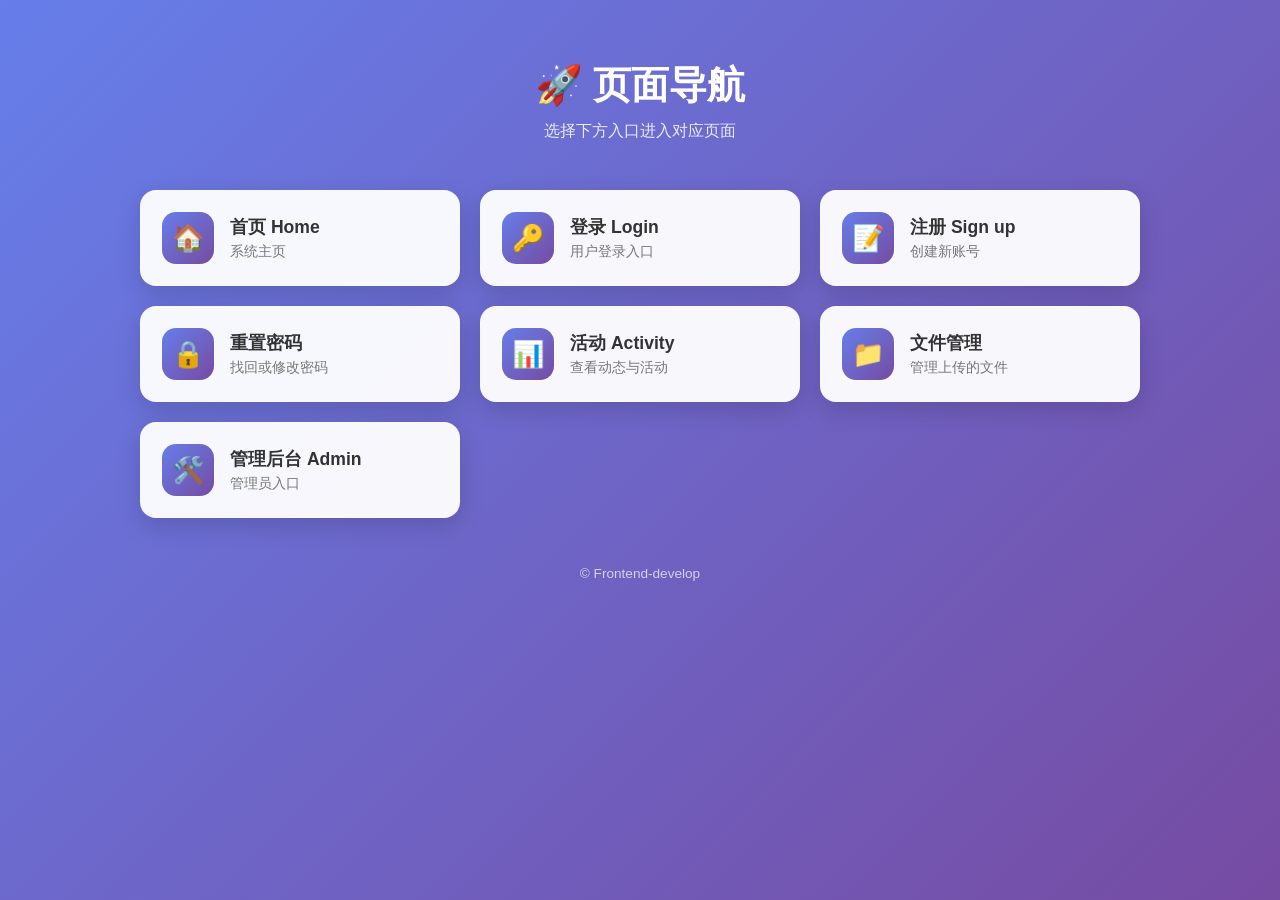
<file: index.html>
<!DOCTYPE html>
<html lang="zh-CN">
<head>
    <meta charset="UTF-8">
    <meta name="viewport" content="width=device-width, initial-scale=1.0">
    <title>Frontend Develop - 页面导航</title>
    <style>
        * { box-sizing: border-box; margin: 0; padding: 0; }
        body {
            min-height: 100vh;
            font-family: -apple-system, "Segoe UI", "PingFang SC", "Microsoft YaHei", sans-serif;
            background: linear-gradient(135deg, #667eea 0%, #764ba2 100%);
            color: #333;
            padding: 60px 20px;
        }
        header { text-align: center; color: #fff; margin-bottom: 48px; }
        header h1 { font-size: 2.4rem; margin-bottom: 10px; }
        header p { opacity: .85; }
        .grid {
            max-width: 1000px;
            margin: 0 auto;
            display: grid;
            grid-template-columns: repeat(auto-fill, minmax(280px, 1fr));
            gap: 20px;
        }
        .card {
            display: flex;
            align-items: center;
            gap: 16px;
            padding: 22px;
            background: rgba(255, 255, 255, .95);
            border-radius: 16px;
            text-decoration: none;
            color: inherit;
            box-shadow: 0 8px 24px rgba(0, 0, 0, .15);
            transition: transform .2s, box-shadow .2s;
        }
        .card:hover { transform: translateY(-6px); box-shadow: 0 14px 32px rgba(0, 0, 0, .25); }
        .icon {
            flex: none;
            width: 52px; height: 52px;
            display: grid; place-items: center;
            font-size: 26px;
            border-radius: 14px;
            background: linear-gradient(135deg, #667eea, #764ba2);
        }
        .card h2 { font-size: 1.1rem; margin-bottom: 4px; }
        .card p { font-size: .85rem; color: #777; }
        footer { text-align: center; margin-top: 48px; color: rgba(255,255,255,.7); font-size: .85rem; }
    </style>
</head>
<body>
    <header>
        <h1>🚀 页面导航</h1>
        <p>选择下方入口进入对应页面</p>
    </header>

    <main class="grid">
        <a class="card" href="pages/home.html">
            <div class="icon">🏠</div>
            <div><h2>首页 Home</h2><p>系统主页</p></div>
        </a>
        <a class="card" href="pages/login.html">
            <div class="icon">🔑</div>
            <div><h2>登录 Login</h2><p>用户登录入口</p></div>
        </a>
        <a class="card" href="pages/signup.html">
            <div class="icon">📝</div>
            <div><h2>注册 Sign up</h2><p>创建新账号</p></div>
        </a>
        <a class="card" href="pages/reset-password.html">
            <div class="icon">🔒</div>
            <div><h2>重置密码</h2><p>找回或修改密码</p></div>
        </a>
        <a class="card" href="pages/activity.html">
            <div class="icon">📊</div>
            <div><h2>活动 Activity</h2><p>查看动态与活动</p></div>
        </a>
        <a class="card" href="pages/file-manager.html">
            <div class="icon">📁</div>
            <div><h2>文件管理</h2><p>管理上传的文件</p></div>
        </a>
        <a class="card" href="pages/admin.html">
            <div class="icon">🛠️</div>
            <div><h2>管理后台 Admin</h2><p>管理员入口</p></div>
        </a>
    </main>

    <footer>© Frontend-develop</footer>
</body>
</html>
</file>
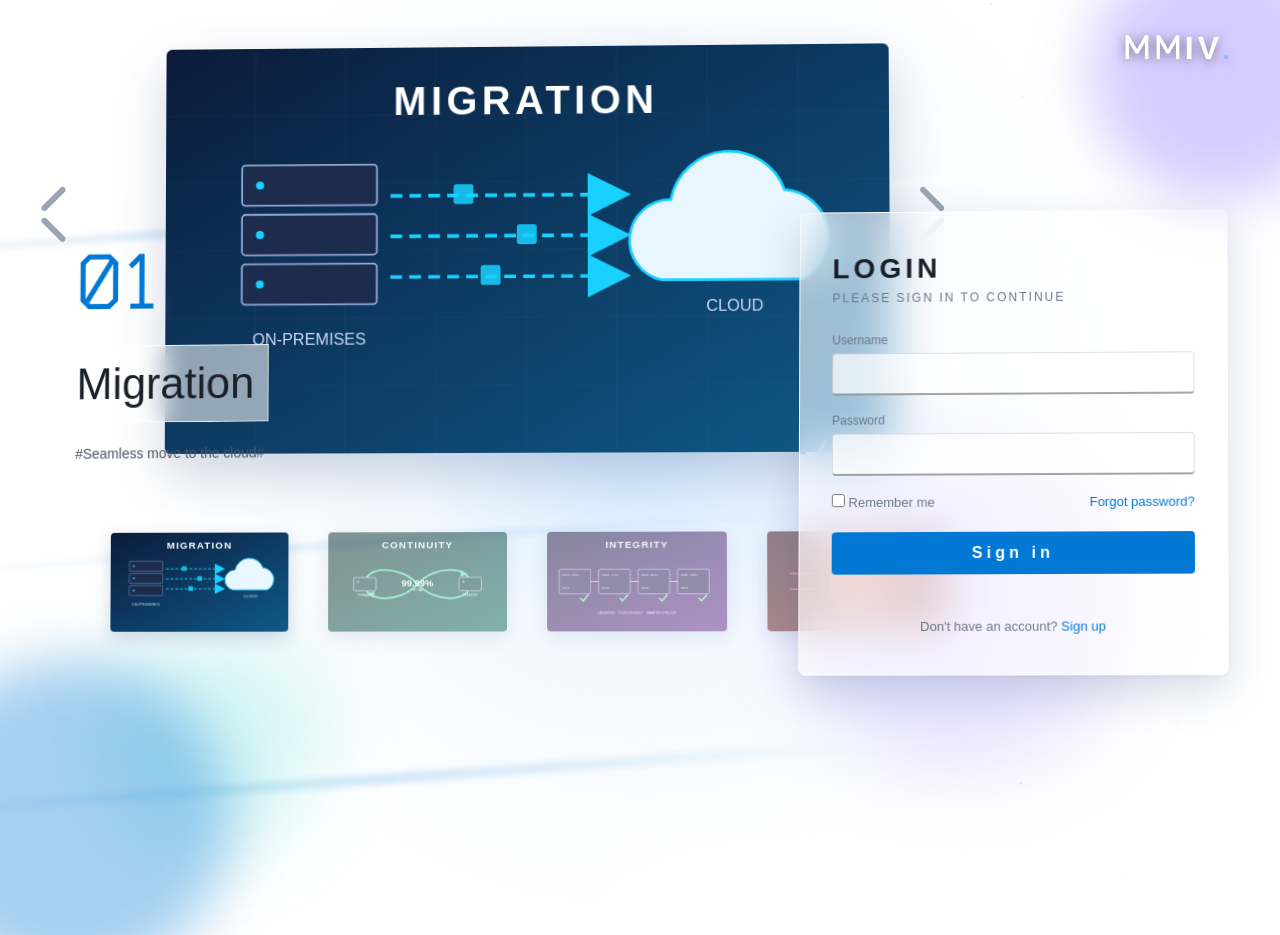
<file: pages/login.html>
<!doctype html>
<html lang="en">
  <head>
    <meta charset="UTF-8" />
    <meta http-equiv="X-UA-Compatible" content="IE=edge" />
    <meta name="viewport" content="width=device-width, initial-scale=1.0" />
    <link rel="stylesheet" href="../css/style.css" />
    <title>Login</title>
    <link rel="stylesheet" href="../css/login.css" />
  </head>
  <body class="auth-page login-page">
    <div class="mmiv-header">MMIV<span>.</span></div>
    <div id="particles-js"></div>
    <div class="fx fx-glow"></div>
    <div class="fx fx-beam" style="top: 22%; transform: rotate(-4deg)"></div>
    <div
      class="fx fx-beam"
      style="top: 58%; height: 3px; opacity: 0.7; transform: rotate(-4deg)"
    ></div>
    <div
      class="fx fx-beam"
      style="top: 84%; height: 10px; opacity: 0.5; transform: rotate(-4deg)"
    ></div>
    <div
      class="fx fx-bokeh"
      style="left: 38%; top: 12%; width: 260px; height: 260px; background: rgba(0, 120, 212, 0.22)"
    ></div>
    <div
      class="fx fx-bokeh"
      style="left: 62%; top: 48%; width: 340px; height: 340px; background: rgba(120, 90, 255, 0.16)"
    ></div>
    <div
      class="fx fx-bokeh"
      style="left: 8%; top: 70%; width: 220px; height: 220px; background: rgba(0, 200, 200, 0.16)"
    ></div>
    <div
      class="fx fx-fore"
      style="
        left: -90px;
        bottom: -80px;
        width: 320px;
        height: 320px;
        background: rgba(0, 120, 212, 0.35);
      "
    ></div>
    <div
      class="fx fx-fore"
      style="
        right: -70px;
        top: -60px;
        width: 260px;
        height: 260px;
        background: rgba(120, 90, 255, 0.3);
      "
    ></div>
    <div
      class="fx fx-fore"
      style="
        left: 46%;
        bottom: -120px;
        width: 380px;
        height: 200px;
        background: rgba(255, 255, 255, 0.9);
      "
    ></div>
    <section id="section-media">
      <!-- #region 左側箭咀 -->
      <div id="arrow-btn-prev" class="arrowBtn media-nav-btn prev" data-cursor="pointer">
        <svg
          xmlns="http://www.w3.org/2000/svg"
          xmlns:xlink="http://www.w3.org/1999/xlink"
          viewBox="0 0 103 103"
        >
          <circle
            class="dot"
            r="4.5"
            cx="36"
            cy="51.5"
            transform-origin="34% 50%"
            transform="scale(0, 0)"
          ></circle>
          <g transform="translate(35, 15)">
            <use class="top" xlink:href="#arrow-btn-tr" transform-origin="16.1% 15.9%">
              <path
                id="arrow-btn-tr"
                transform-origin="16.1% 15.9%"
                d="M31.274,7.155 L7.392,31.037 C5.870,32.559 3.402,32.559 1.880,31.037 C0.358,29.515 0.358,27.048 1.880,25.526 L25.762,1.644 C27.284,0.122 29.752,0.122 31.274,1.644 C32.795,3.166 32.795,5.633 31.274,7.155 Z"
              ></path>
            </use>
            <use class="bot" xlink:href="#arrow-btn-br" transform-origin="16% 55%">
              <path
                id="arrow-btn-br"
                transform-origin="16% 55%"
                d="M1.880,41.954 C3.402,40.432 5.870,40.432 7.392,41.954 L31.274,65.836 C32.795,67.358 32.795,69.825 31.274,71.347 C29.752,72.869 27.284,72.869 25.762,71.347 L1.880,47.465 C0.358,45.943 0.358,43.476 1.880,41.954 Z"
              ></path>
            </use>
          </g>
        </svg>
      </div>
      <!-- #endregion -->

      <!-- #region 輪播圖 -->
      <div class="media-container-box" style="perspective: 5000px">
        <div class="media-main-view" id="media-layer-view">
          <div class="media-current">
            <div class="media-main-pic">
              <a target="_blank" class="media-img"></a>
            </div>

            <div class="media-user-interactive" id="media-layer-front">
              <div class="media-current-info">
                <div class="media-info-wrapper">
                  <div class="media-info-serial"></div>
                  <div class="media-info-title"></div>
                  <div class="media-info-detail">
                    <div class="media-detail-desc"></div>
                  </div>
                </div>

                <div class="media-nav-wrapper"></div>
              </div>
            </div>
          </div>
          <div class="media-list-wrapper" id="media-list"></div>
        </div>
      </div>
      <!-- #endregion -->

      <!-- #region 右側箭咀 -->
      <div id="arrow-btn-next" class="arrowBtn media-nav-btn next" data-cursor="pointer">
        <svg
          xmlns="http://www.w3.org/2000/svg"
          xmlns:xlink="http://www.w3.org/1999/xlink"
          viewBox="0 0 103 103"
        >
          <circle
            class="dot"
            r="4.5"
            cx="67"
            cy="51.5"
            transform-origin="66% 50%"
            transform="scale(0, 0)"
          ></circle>
          <g transform="translate(35, 15)">
            <use class="top" xlink:href="#arrow-btn-tl" transform-origin="16.1% 15.9%">
              <path
                id="arrow-btn-tl"
                transform-origin="16.1% 15.9%"
                d="M30.833,30.926 C29.311,32.448 26.844,32.448 25.322,30.926 L1.440,7.044 C-0.082,5.523 -0.082,3.055 1.440,1.533 C2.962,0.011 5.429,0.011 6.951,1.533 L30.833,25.415 C32.355,26.937 32.355,29.405 30.833,30.926 Z"
              ></path>
            </use>
            <use class="bot" xlink:href="#arrow-btn-bl" transform-origin="16% 55%">
              <path
                id="arrow-btn-bl"
                transform-origin="16% 55%"
                d="M1.440,65.725 L25.322,41.843 C26.844,40.321 29.311,40.321 30.833,41.843 C32.355,43.365 32.355,45.832 30.833,47.354 L6.951,71.236 C5.429,72.758 2.962,72.758 1.440,71.236 C-0.082,69.714 -0.082,67.247 1.440,65.725 Z"
              ></path>
            </use>
          </g>
        </svg>
      </div>
      <!-- #endregion -->
    </section>

    <!-- #region 登入 -->
    <div class="login-wrap">
      <form class="login-card" id="login-form" autocomplete="on" novalidate>
        <h1>LOGIN</h1>
        <div class="sub">PLEASE SIGN IN TO CONTINUE</div>
        <div class="field">
          <label for="username">Username</label>
          <input type="text" id="username" name="username" autocomplete="username" required />
        </div>
        <div class="field">
          <label for="password">Password</label>
          <input
            type="password"
            id="password"
            name="password"
            autocomplete="current-password"
            required
          />
        </div>
        <div class="row">
          <label><input type="checkbox" id="remember" /> Remember me</label>
          <a href="reset-password.html">Forgot password?</a>
        </div>
        <button type="submit">Sign in</button>
        <div class="msg" id="msg"></div>
        <div class="signup-entry">Don't have an account? <a href="signup.html">Sign up</a></div>
      </form>
    </div>
    <!-- #endregion -->
    <script src="../js/parallax-move.js"></script>
    <script src="../js/carousel.js"></script>
    <script src="../js/particles.min.js"></script>
    <script src="../js/particles-effect.js"></script>
    <script src="../js/login.js"></script>
  </body>
</html>
</file>
<file: css/style.css>
@font-face {
  font-family: Bender;
  src: url(../font/Bender.woff);
}

* {
  padding: 0;
  margin: 0;
}

html,
body {
  width: 100%;
  height: 100%;
  overflow: hidden;
  margin: 0;
  padding: 0;
  user-select: none;
  font-family: sans-serif;
}

@media only screen and (max-width: 1600px) {
  html {
    font-size: 14px;
  }
}
@media only screen and (max-width: 428px), screen and (max-height: 926px) {
  html {
    font-size: 14px;
  }
}
@media only screen and (max-width: 414px), screen and (max-height: 800px) {
  html {
    font-size: 14px;
  }
}
@media only screen and (max-width: 375px), screen and (max-height: 720px) {
  html {
    font-size: 13px;
  }
}
@media only screen and (max-width: 360px), screen and (max-height: 640px) {
  html {
    font-size: 12px;
  }
}
@media only screen and (max-width: 320px), screen and (max-height: 560px) {
  html {
    font-size: 11px;
  }
}

#particles-js {
  position: absolute;
  width: 100%;
  height: 100%;
}

#section-media {
  position: relative;
  display: flex;
  width: 100%;
  height: 100%;
  transform: translateZ(1px);
}

/* 箭咀樣式 */
#section-media .media-nav-btn {
  position: relative;
  width: 5.63rem;
  flex: none;
  z-index: 1;
}

.arrowBtn svg {
  transition: fill 0.3s;
  cursor: pointer;
}
.arrowBtn svg circle,
.arrowBtn svg use {
  transition: transform 0.3s;
}

.arrowBtn:hover.prev svg .dot,
.arrowBtn.clicked.prev svg .dot,
.arrowBtn:hover.next svg .dot,
.arrowBtn.clicked.next svg .dot {
  transform: scale(1);
}

.arrowBtn:hover.prev svg .top,
.arrowBtn.clicked.prev svg .top {
  transform: translate(8%, -8%);
}

.arrowBtn:hover.prev svg .bot,
.arrowBtn.clicked.prev svg .bot {
  transform: translate(8%, 8%);
}

.arrowBtn:hover.next svg .top,
.arrowBtn.clicked.next svg .top {
  transform: translate(-8%, -8%);
}

.arrowBtn:hover.next svg .bot,
.arrowBtn.clicked.next svg .bot {
  transform: translate(-8%, 8%);
}

#section-media .media-main-view .media-main-pic .media-img {
  position: absolute;
  left: 0;
  right: 0;
  width: 100%;
  height: 100%;
  background-size: cover;
  background-position: center;
}

#section-media .media-main-view .media-main-pic {
  position: relative;
  width: 51.88rem;
  height: 29.13rem;
  margin-left: 5.25rem;
}

#section-media .media-user-interactive {
  position: relative;
  float: left;
  margin-top: -15rem;
  pointer-events: none;
  z-index: 1;
}

#section-media .media-user-interactive .media-current-info {
  height: 16.25rem;
  width: 57.13rem;
  display: flex;
  justify-content: space-between;
  align-items: flex-end;
}

#section-media .media-user-interactive .media-current-info .media-info-wrapper {
  height: 100%;
  display: flex;
  flex-direction: column;
  justify-content: space-between;
}

#section-media .media-main-view .media-user-interactive .media-current-info .media-info-serial {
  font-family: 'Bender';
}

#section-media .media-user-interactive .media-current-info .media-info-wrapper .media-info-serial {
  padding-left: 0.94rem;
  letter-spacing: 0.31rem;
  font-size: 5.63rem;
}

#section-media .media-user-interactive .media-current-info .media-info-wrapper .media-info-title {
  font-size: 3.13rem;
  padding: 0.94rem;
  -webkit-backdrop-filter: blur(12px);
  backdrop-filter: blur(12px);
}

#section-media .media-user-interactive .media-current-info .media-info-wrapper .media-info-detail {
  padding-left: 0.94rem;
}

/* 輪播右下指示標 */
#section-media .media-user-interactive .media-current-info .media-nav-wrapper {
  pointer-events: auto;
}

#section-media .media-user-interactive .media-current-info .media-nav-wrapper .media-nav-item {
  display: inline-block;
  cursor: pointer;
}

#section-media
  .media-user-interactive
  .media-current-info
  .media-nav-wrapper
  .media-nav-item::after {
  content: '';
  display: inline-block;
  margin-left: 0.5rem;
  width: 0.38rem;
  height: 1rem;
  transition:
    background-color 0.3s,
    transform 0.3s;
  transform: skewX(-30deg) scale(1);
}

#section-media
  .media-user-interactive
  .media-current-info
  .media-nav-wrapper
  .media-nav-item[active='true']::after {
  transform: skewX(-30deg) scale(1.2);
}

#section-media .media-list-wrapper {
  margin-top: 5.63rem;
  height: 7.13rem;
}

#section-media .media-list-wrapper .media-list-item {
  display: inline-block;
  width: 12.75rem;
  height: 7.13rem;
  padding: 0 1.44rem;
  position: absolute;
  transition:
    opacity 0.5s,
    transform 0.5s;
  cursor: pointer;
}

#section-media .media-list-wrapper .media-list-item .media-list-item-img {
  width: 100%;
  height: 100%;
  position: relative;
  overflow: hidden;
  background-size: cover;
  background-position: center;
  opacity: 0.5;
  transform: scale(1);
  transition:
    opacity 0.3s,
    transform 0.3s;
}

#section-media .media-list-wrapper .media-list-item:hover .media-list-item-img {
  opacity: 1;
  transform: scale(1.1);
}

#section-media .media-list-wrapper .media-list-item .media-list-item-img::after {
  content: attr(data-title);
  display: inline-block;
  background: linear-gradient(0, #000000, transparent) center center / auto auto no-repeat;
  position: absolute;
  left: 0;
  bottom: 0;
  width: 100%;
  padding: 0.31rem;
  padding-top: 0.63rem;
  transform: translateY(100%);
  transition: transform 0.3s;
}

#section-media .media-list-wrapper .media-list-item:hover .media-list-item-img::after {
  transform: translateY(0);
}
</file>
<file: css/login.css>
/* 轮播图靠左上角 */
#section-media {
  align-items: flex-start;
  justify-content: flex-start;
  padding-top: 2.5rem;
}

#section-media .media-nav-btn {
  margin-top: 10rem;
}

#section-media .media-nav-btn.prev {
  margin-left: 1rem;
}

#section-media .media-nav-btn.next {
  margin-right: 0;
}

#section-media .media-container-box {
  margin-top: 1rem;
}

/* MMIV 右上角品牌标题 */
.mmiv-header {
  position: fixed;
  top: 30px;
  right: 48px;
  z-index: 100;

  font-family: 'Bender', sans-serif;
  font-size: 32px;
  font-weight: bold;
  letter-spacing: 4px;

  color: #ffffff;
  text-shadow: 0 2px 12px rgba(0, 0, 0, 0.5);
  user-select: none;
  pointer-events: none;
}

/* 标题后面的蓝色圆点 */
.mmiv-header span {
  color: #87bbff;
}

/* 手机端适配 */
@media (max-width: 600px) {
  .mmiv-header {
    top: 18px;
    right: 20px;
    font-size: 24px;
  }
}
@font-face {
  font-family: 'Bender';
  src: url('../font/Bender.woff') format('woff');
  font-display: swap;
}

.login-wrap {
  position: fixed;
  inset: 0;
  z-index: 10;
  display: flex;
  align-items: center;
  justify-content: flex-end;
  padding: 1rem 3rem 1rem 0;
  pointer-events: none;
}

.login-card {
  pointer-events: auto;
  width: 360px;
  max-width: 90vw;
  padding: 40px 32px;
  color: #1b1f27;
  user-select: auto;
  background: rgba(255, 255, 255, 0.62);
  border: 1px solid rgba(255, 255, 255, 0.9);
  border-radius: 8px;
  -webkit-backdrop-filter: blur(24px) saturate(1.4);
  backdrop-filter: blur(24px) saturate(1.4);
  box-shadow:
    0 2px 4px rgba(0, 0, 0, 0.04),
    0 16px 40px rgba(40, 70, 120, 0.18);
}

.login-card * {
  box-sizing: border-box;
}

.login-card h1 {
  font-size: 28px;
  letter-spacing: 4px;
  margin: 0 0 6px;
  font-weight: 600;
}

.login-card .sub {
  font-size: 12px;
  color: #6b7686;
  letter-spacing: 2px;
  margin-bottom: 28px;
}

.field {
  margin-bottom: 18px;
}

.field label {
  display: block;
  font-size: 12px;
  color: #6b7686;
  margin-bottom: 6px;
}

.field input {
  width: 100%;
  padding: 11px 12px;
  background: rgba(255, 255, 255, 0.7);
  border: 1px solid rgba(0, 0, 0, 0.12);
  border-bottom: 2px solid rgba(0, 0, 0, 0.35);
  border-radius: 4px;
  color: #1b1f27;
  font-size: 15px;
  outline: none;
  transition:
    border-color 0.2s,
    background 0.2s;
}

.field input:focus {
  border-bottom-color: #0078d4;
  background: #fff;
}

.row {
  display: flex;
  justify-content: space-between;
  align-items: center;
  font-size: 13px;
  color: #6b7686;
  margin-bottom: 22px;
}

.row a {
  color: #0078d4;
  text-decoration: none;
}

.row a:hover {
  text-decoration: underline;
}

.login-card button {
  width: 100%;
  padding: 12px;
  background: #0078d4;
  color: #fff;
  border: none;
  border-radius: 4px;
  font-size: 16px;
  font-weight: 600;
  letter-spacing: 4px;
  cursor: pointer;
  transition: background 0.2s;
}

.login-card button:hover {
  background: #106ebe;
}

.msg {
  min-height: 18px;
  margin-top: 14px;
  font-size: 13px;
  color: #d13438;
  text-align: center;
}

.msg.ok {
  color: #107c10;
}

.signup-entry {
  margin-top: 12px;
  font-size: 13px;
  color: #6b7686;
  text-align: center;
}

.signup-entry a {
  color: #0078d4;
  text-decoration: none;
}

.signup-entry a:hover {
  text-decoration: underline;
}

.signup-wrap {
  align-items: center;
  padding: 1rem 3rem 1rem 0;
}

.signup-card {
  width: 420px;
  max-height: calc(100vh - 2rem);
  overflow-y: auto;
}

.signup-card h1 {
  letter-spacing: 2px;
}

.signup-password {
  position: relative;
}

.signup-password input {
  padding-right: 68px;
}

.signup-card .password-toggle {
  position: absolute;
  top: 50%;
  right: 6px;
  width: auto;
  padding: 6px 8px;
  transform: translateY(-50%);
  background: transparent;
  color: #0078d4;
  font-size: 12px;
  font-weight: 500;
  letter-spacing: 0;
}

.signup-card .password-toggle:hover {
  background: transparent;
  color: #106ebe;
}

.signup-card .signup-rules {
  margin: 0 0 18px;
  color: #6b7686;
  font-size: 11px;
  line-height: 1.5;
}

.signup-card #submit {
  letter-spacing: 1px;
}

.signup-card button:disabled {
  opacity: 0.65;
  cursor: wait;
}

.signup-card .msg {
  overflow-wrap: anywhere;
}

@media (max-width: 600px) {
  .signup-wrap {
    justify-content: center;
    padding: 1rem;
  }
}

@media (max-height: 600px) {
  .signup-wrap {
    align-items: flex-start;
    overflow-y: auto;
  }

  .signup-card {
    max-height: none;
    margin: 1rem 0;
  }
}

/* ===== 白色底面 + Fluent 扁平风 ===== */
html,
body {
  background: #fff;
}

body {
  background-image: none;
  color: #1b1f27;
}

/* 粒子反色成淡灰色浮尘 */
#particles-js {
  filter: invert(1);
  opacity: 0.22;
  z-index: 0;
}

#section-media {
  color: #1b1f27;
  z-index: 2;
}

.arrowBtn svg {
  fill: #9aa4b2;
}

.arrowBtn:hover.prev svg,
.arrowBtn.clicked.prev svg,
.arrowBtn:hover.next svg,
.arrowBtn.clicked.next svg {
  fill: #0078d4;
}

#section-media .media-main-view .media-main-pic .media-img {
  background-color: #e9eef5;
  border-radius: 6px;
  box-shadow: 0 20px 50px rgba(40, 70, 120, 0.22);
}

#section-media .media-user-interactive .media-current-info .media-info-wrapper .media-info-title {
  background-color: rgba(255, 255, 255, 0.55);
  color: #1b1f27;
  border: 1px solid rgba(255, 255, 255, 0.8);
}

#section-media .media-user-interactive .media-current-info .media-info-wrapper .media-info-serial {
  color: #0078d4;
  text-shadow: 0 2px 20px rgba(255, 255, 255, 0.9);
}

#section-media .media-user-interactive .media-current-info .media-info-wrapper .media-info-detail {
  color: #4a5565;
}

#section-media .media-nav-wrapper .media-nav-item::after {
  background-color: #b8c1cf;
}

#section-media .media-nav-wrapper .media-nav-item:hover::after,
#section-media .media-nav-wrapper .media-nav-item[active='true']::after {
  background-color: #0078d4 !important;
}

#section-media .media-list-wrapper .media-list-item .media-list-item-img {
  border-radius: 4px;
  box-shadow: 0 6px 18px rgba(40, 70, 120, 0.2);
}

/* ===== 光线 / 失焦 / 景深层 ===== */
.fx {
  position: fixed;
  pointer-events: none;
  border-radius: 50%;
}

/* 亮度溢出的背景中心 */
.fx-glow {
  z-index: 0;
  left: 50%;
  top: 45%;
  width: 90vmax;
  height: 90vmax;
  transform: translate(-50%, -50%);
  background: radial-gradient(
    circle,
    rgba(120, 190, 255, 0.35) 0%,
    rgba(190, 220, 255, 0.18) 30%,
    rgba(255, 255, 255, 0) 62%
  );
}

/* 多束散射的横光 */
.fx-beam {
  z-index: 0;
  left: -10vw;
  width: 120vw;
  height: 6px;
  border-radius: 0;
  background: linear-gradient(
    90deg,
    transparent,
    rgba(0, 120, 212, 0.35),
    rgba(255, 255, 255, 0.9),
    transparent
  );
  filter: blur(3px);
}

/* 失焦的背景光斑 */
.fx-bokeh {
  z-index: 0;
  filter: blur(40px);
}

/* 边缘失焦的前景 */
.fx-fore {
  z-index: 20;
  filter: blur(28px);
}

/* Reset password layout */
/* Reset Password 页面：卡片正中央 */
.reset-page .login-wrap {
  position: fixed;
  inset: 0;
  z-index: 10;

  display: flex;
  align-items: center;
  justify-content: center;

  padding: 20px;
  box-sizing: border-box;
  pointer-events: none;
}

/* Reset Password 卡片 */
.reset-page .reset-card {
  position: relative;
  width: 360px;
  max-width: 100%;
  margin: 0;
  pointer-events: auto;
  z-index: 11;
}

/* 小屏幕适配 */
@media (max-width: 600px) {
  .reset-page .login-wrap {
    padding: 16px;
  }

  .reset-page .reset-card {
    width: 100%;
    max-width: 360px;
  }
}
.reset-page .reset-card {
  width: 360px;
  max-width: 100%;
  pointer-events: auto;
}

/* Description */
.reset-description {
  font-size: 13px;
  line-height: 1.7;
  color: #68778d;
  margin: 12px 0 24px;
}

/* Status message */
.reset-card #status {
  margin-top: 16px;
  font-size: 13px;
  line-height: 1.6;
  overflow-wrap: anywhere;
}

/* Back to login */
.reset-back {
  margin-top: 20px;
  text-align: center;
}

.reset-back a {
  color: #0078d4;
  font-size: 13px;
  text-decoration: none;
}

.reset-back a:hover {
  text-decoration: underline;
}

/* Mobile layout */
@media (max-width: 600px) {
  .reset-page .login-wrap {
    justify-content: center;
    padding: 20px;
  }

  .reset-page .reset-card {
    width: 100%;
  }
}

@media (max-width: 600px) {
  html,
  body.auth-page,
  body.reset-page {
    width: 100%;
    height: auto;
    min-height: 100%;
    overflow-x: hidden;
    overflow-y: auto;
  }

  body.auth-page,
  body.reset-page {
    min-height: 100dvh;
    background:
      radial-gradient(ellipse at 90% 0%, rgba(224, 232, 255, 0.65), transparent 42%), #f5f7fa;
  }

  .auth-page *,
  .reset-page * {
    box-sizing: border-box;
  }

  .auth-page #section-media {
    display: none;
  }

  .auth-page .login-wrap,
  .reset-page .login-wrap {
    position: relative;
    inset: auto;
    width: 100%;
    min-height: 100dvh;
    align-items: center;
    justify-content: center;
    padding: 76px 16px 24px;
    overflow: visible;
  }

  .auth-page .fx-beam,
  .auth-page .fx-bokeh,
  .auth-page .fx-fore,
  .reset-page .fx-beam,
  .reset-page .fx-bokeh,
  .reset-page .fx-fore {
    display: none;
  }

  .auth-page .login-card,
  .reset-page .reset-card {
    width: min(100%, 420px);
    max-width: 420px;
    max-height: none;
    margin: 0;
    padding: 30px 24px;
    border: 1px solid #e3e8ee;
    border-radius: 12px;
    background: rgba(255, 255, 255, 0.96);
    box-shadow: 0 12px 36px rgba(33, 54, 78, 0.09);
    -webkit-backdrop-filter: none;
    backdrop-filter: none;
  }

  .auth-page .mmiv-header,
  .reset-page .mmiv-header {
    top: 18px;
    right: 20px;
    color: #203149;
    font-size: 25px;
    text-shadow: none;
  }

  .auth-page .login-card h1,
  .reset-page .reset-card h1 {
    font-size: 25px;
    letter-spacing: 2px;
  }

  .auth-page .login-card .sub,
  .reset-page .reset-card .sub {
    margin-bottom: 24px;
    font-size: 11px;
    letter-spacing: 1.4px;
    line-height: 1.6;
  }

  .auth-page .field,
  .reset-page .field {
    margin-bottom: 16px;
  }

  .auth-page .field input,
  .reset-page .field input {
    min-height: 46px;
    font-size: 16px;
  }

  .auth-page .row {
    flex-wrap: wrap;
    gap: 12px;
    margin-bottom: 20px;
  }

  .auth-page .login-card button,
  .reset-page .login-card button {
    min-height: 46px;
    letter-spacing: 2px;
  }

  .reset-page .reset-description {
    margin: 10px 0 22px;
  }
}

@media (max-width: 360px) {
  .auth-page .login-wrap,
  .reset-page .login-wrap {
    padding-right: 12px;
    padding-left: 12px;
  }

  .auth-page .login-card,
  .reset-page .reset-card {
    padding: 26px 18px;
  }

  .auth-page .row {
    align-items: flex-start;
  }
}

@media (max-height: 600px) and (max-width: 850px) {
  .auth-page,
  .reset-page {
    height: auto;
    min-height: 100%;
    overflow-y: auto;
  }

  .auth-page .login-wrap,
  .reset-page .login-wrap {
    min-height: 100dvh;
    align-items: flex-start;
    padding-top: 68px;
  }
}
</file>
